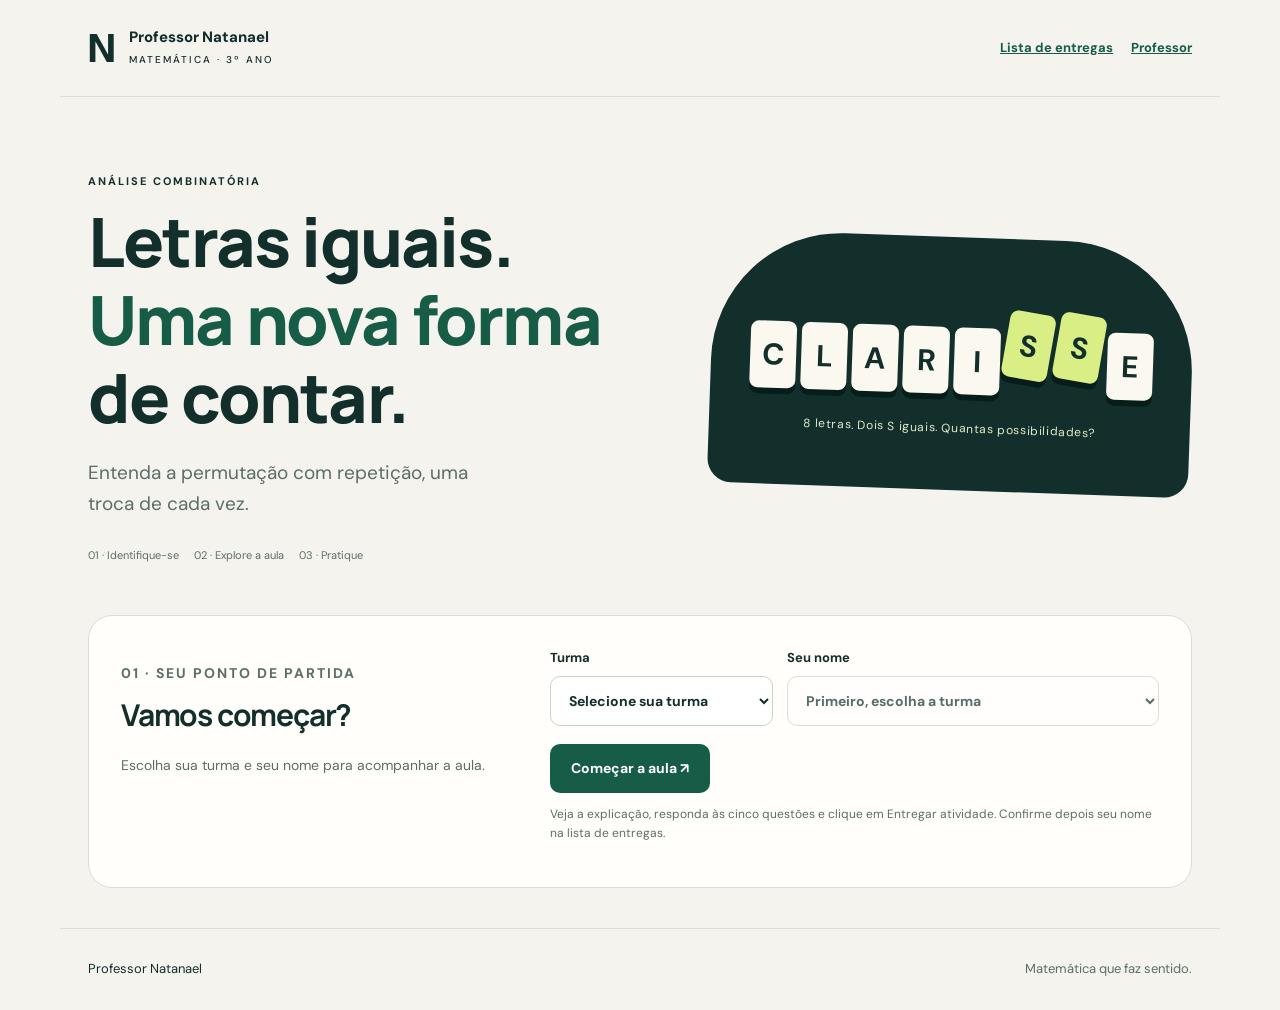
<file: index.html>
<!doctype html>
<html lang="pt-BR">
<head><meta charset="utf-8"><meta name="viewport" content="width=device-width,initial-scale=1"><meta name="theme-color" content="#122f2c"><title>Permutação com repetição · Professor Natanael</title><link rel="stylesheet" href="style.css"><link rel="stylesheet" href="interactive.css"><script src="config.js" defer></script><script src="app.js" defer></script></head>
<body>
<header><a class="brand" href="#inicio">N<span>Professor Natanael<br><small>MATEMÁTICA · 3º ANO</small></span></a><nav><a href="entregas.html">Lista de entregas</a><a href="professor.html">Professor</a></nav></header>
<main id="inicio">
<section class="intro"><div><p class="eyebrow">ANÁLISE COMBINATÓRIA</p><h1>Letras iguais.<br><em>Uma nova forma</em><br>de contar.</h1><p class="lead">Entenda a permutação com repetição, uma troca de cada vez.</p><div class="path"><span>01 · Identifique-se</span><span>02 · Explore a aula</span><span>03 · Pratique</span></div></div><div class="hero-letters hero-clarisse" role="img" aria-label="CLARISSE: 8 letras, com a letra S repetida duas vezes"><div class="cover-word" aria-hidden="true"><span>C</span><span>L</span><span>A</span><span>R</span><span>I</span><span class="repeat">S</span><span class="repeat">S</span><span>E</span></div><p>8 letras. Dois S iguais. Quantas possibilidades?</p></div></section>
<section class="card identification" aria-labelledby="identify-title"><div><p class="eyebrow">01 · SEU PONTO DE PARTIDA</p><h2 id="identify-title">Vamos começar?</h2><p>Escolha sua turma e seu nome para acompanhar a aula.</p></div><form id="identify"><div class="fields"><label>Turma<select id="classroom" required><option value="">Selecione sua turma</option><option>3º1</option><option>3º2</option></select></label><label>Seu nome<select id="student" required disabled><option value="">Primeiro, escolha a turma</option></select></label></div><button type="submit">Começar a aula <span aria-hidden="true">↗</span></button><p class="fine">Veja a explicação, responda às cinco questões e clique em Entregar atividade. Confirme depois seu nome na lista de entregas.</p></form></section>
<div id="lesson" hidden>
<div class="welcome"><p id="greeting"></p><a href="#identify-title">Trocar identificação</a></div>
<section class="lesson-top"><div><p class="eyebrow">02 · ENTENDA A IDEIA</p><h2>Uma troca que não muda nada.</h2><p>Um <strong>anagrama</strong> é uma reorganização de todas as letras de uma palavra, mesmo que o resultado não tenha significado.</p></div><div class="tabs" role="group" aria-label="Escolha o exemplo"><button type="button" id="lula-tab" aria-pressed="true">01 · LULA</button><button type="button" id="clarisse-tab" aria-pressed="false">02 · CLARISSE</button></div></section>
<section class="stage card" aria-labelledby="stage-title"><div class="stage-meta"><span id="example-label"></span><span id="step-count"></span></div><div class="progress" aria-hidden="true"><div id="progress-fill"></div></div><div id="stage-content"></div><div id="checkpoint" class="checkpoint"></div><div class="controls"><button type="button" class="secondary" id="previous">← Voltar</button><button type="button" class="secondary" id="replay">↺ Rever animação</button><button type="button" id="next">Próxima etapa →</button></div></section>
<section class="rule card"><div><p class="eyebrow">GUARDE ESTA IDEIA</p><h2>Conte tudo.<br>Corrija as repetições.</h2><p>No numerador, contamos como se todas as letras fossem diferentes. No denominador, retiramos as trocas entre letras iguais.</p></div><div><div class="formula"><span>P = </span><span class="fraction"><span>n!</span><span>r₁! × r₂! × … × rₖ!</span></span></div><p><strong>n</strong> é o total de elementos.<br><strong>r₁, r₂, …, rₖ</strong> são as quantidades de cada elemento repetido.</p><p class="fine">Há mais de uma letra repetida? Multiplique os fatoriais das repetições no denominador.</p></div></section>
<section id="exercises" class="exercise-section"><p class="eyebrow">03 · SUA VEZ</p><h2>Agora, junte as ideias.</h2><p id="quiz-locked" class="card">Termine a explicação e clique em Ver os exercícios para começar.</p><form id="quiz" hidden><p>Escolha uma alternativa em cada questão. Revise suas escolhas antes de entregar. O gabarito aparece após a confirmação do envio.</p><div class="quiz-top"><span id="quiz-progress" role="status">0 de 5 respondidas</span><span>Cada questão vale 1 acerto</span></div><div class="question-list" id="question-list"></div><p id="quiz-message" role="status"></p><button type="submit" id="finish-quiz">Entregar atividade →</button><p class="fine" id="save-note">Seu rascunho fica neste navegador. A entrega é registrada ao clicar no botão e receber a confirmação.</p></form><section id="quiz-result" class="card" aria-labelledby="result-title" tabindex="-1" hidden></section></section>
</div></main><footer>Professor Natanael <span>Matemática que faz sentido.</span></footer></body></html>
</file>
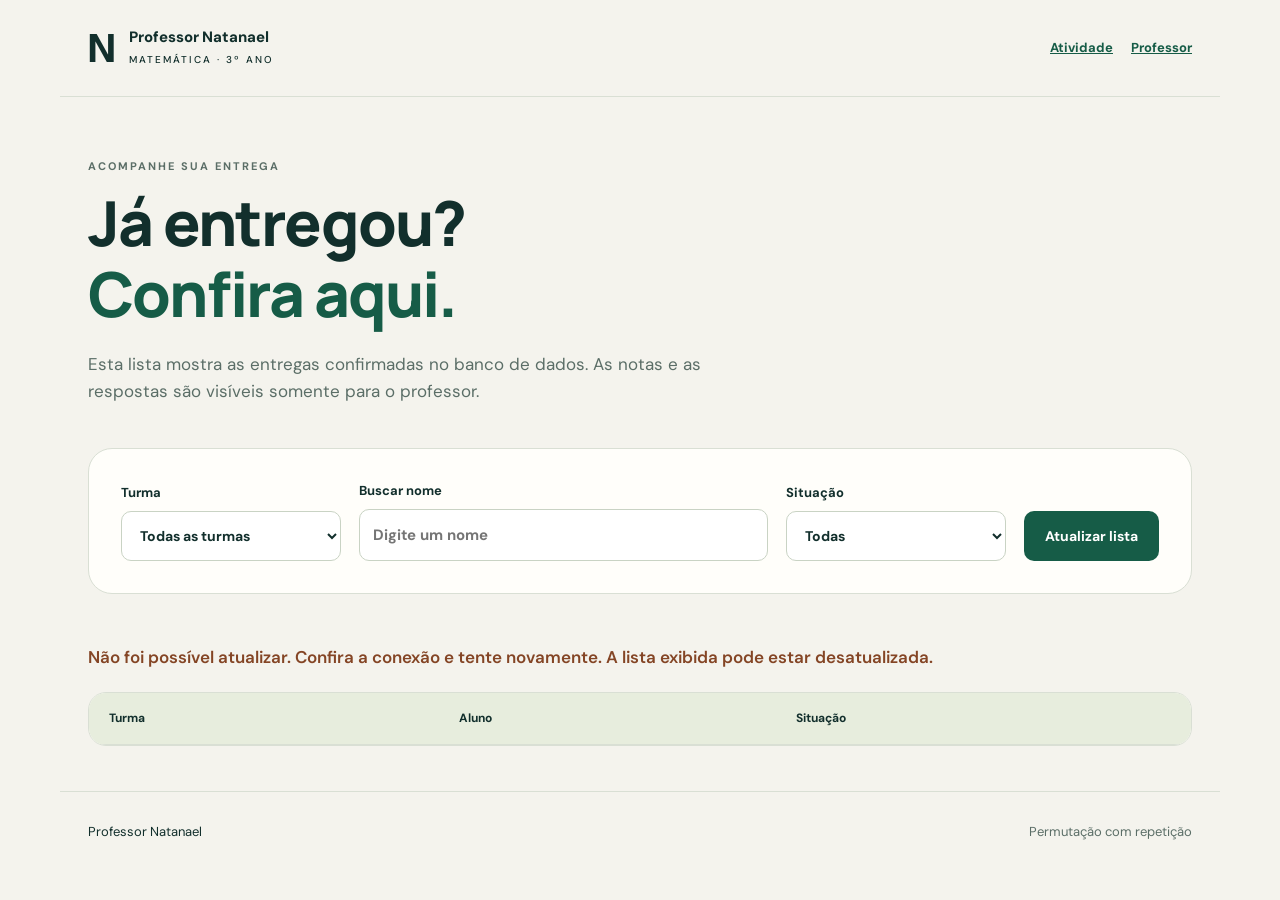
<file: entregas.html>
<!doctype html><html lang="pt-BR"><head><meta charset="utf-8"><meta name="viewport" content="width=device-width,initial-scale=1"><title>Lista de entregas · Professor Natanael</title><link rel="stylesheet" href="style.css"><link rel="stylesheet" href="dashboard.css"><script src="config.js" defer></script><script src="dashboard.js" defer></script></head><body data-page="status"><header><a class="brand" href="index.html">N<span>Professor Natanael<br><small>MATEMÁTICA · 3º ANO</small></span></a><nav><a href="index.html">Atividade</a><a href="professor.html">Professor</a></nav></header><main><section class="page-intro"><p class="eyebrow">ACOMPANHE SUA ENTREGA</p><h1>Já entregou?<br><em>Confira aqui.</em></h1><p>Esta lista mostra as entregas confirmadas no banco de dados. As notas e as respostas são visíveis somente para o professor.</p></section><section id="dashboard"><div class="filters card"><label>Turma<select id="filter-class"><option value="">Todas as turmas</option><option>3º1</option><option>3º2</option></select></label><label>Buscar nome<input id="filter-name" type="search" placeholder="Digite um nome"></label><label>Situação<select id="filter-status"><option value="">Todas</option><option value="yes">Entregue</option><option value="no">Pendente</option></select></label><button type="button" id="refresh">Atualizar lista</button></div><div class="stats" id="stats"></div><p id="dashboard-message" role="status">Carregando registros…</p><p class="fine" id="updated"></p><div class="table-wrap"><table><thead><tr><th scope="col">Turma</th><th scope="col">Aluno</th><th scope="col">Situação</th></tr></thead><tbody id="student-rows"></tbody></table></div></section></main><footer>Professor Natanael <span>Permutação com repetição</span></footer></body></html>
</file>
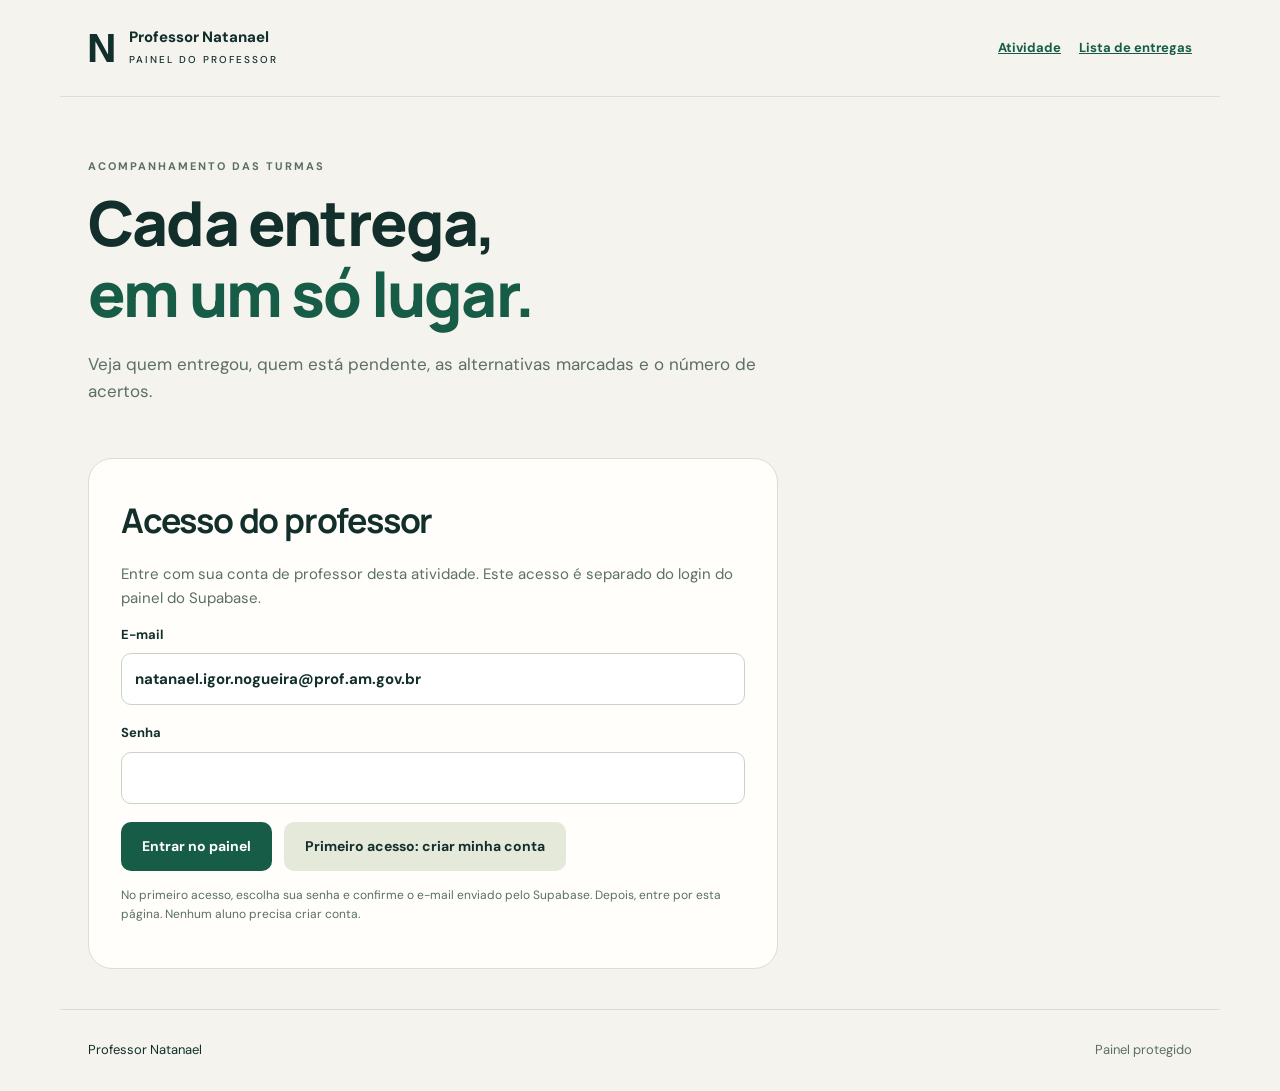
<file: professor.html>
<!doctype html><html lang="pt-BR"><head><meta charset="utf-8"><meta name="viewport" content="width=device-width,initial-scale=1"><title>Painel do professor · Atividade remota</title><link rel="stylesheet" href="style.css"><link rel="stylesheet" href="dashboard.css"><script src="config.js" defer></script><script src="dashboard.js" defer></script></head><body data-page="teacher"><header><a class="brand" href="index.html">N<span>Professor Natanael<br><small>PAINEL DO PROFESSOR</small></span></a><nav><a href="index.html">Atividade</a><a href="entregas.html">Lista de entregas</a></nav></header><main><section class="page-intro"><p class="eyebrow">ACOMPANHAMENTO DAS TURMAS</p><h1>Cada entrega,<br><em>em um só lugar.</em></h1><p>Veja quem entregou, quem está pendente, as alternativas marcadas e o número de acertos.</p></section><section class="card login-card" id="teacher-login"><h2>Acesso do professor</h2><p>Entre com sua conta de professor desta atividade. Este acesso é separado do login do painel do Supabase.</p><form id="login-form"><label>E-mail<input id="teacher-email" type="email" autocomplete="username" required readonly></label><label>Senha<input id="teacher-password" type="password" autocomplete="current-password" minlength="8" required></label><div class="login-actions"><button type="submit" id="sign-in">Entrar no painel</button><button type="button" class="secondary" id="sign-up">Primeiro acesso: criar minha conta</button></div></form><p id="login-message" role="status"></p><p class="fine">No primeiro acesso, escolha sua senha e confirme o e-mail enviado pelo Supabase. Depois, entre por esta página. Nenhum aluno precisa criar conta.</p></section><section id="dashboard" hidden><div class="teacher-toolbar"><p>Acesso exclusivo do professor</p><div><button type="button" class="secondary" id="export">Baixar lista CSV</button><button type="button" class="secondary" id="sign-out">Sair</button></div></div><div class="filters card"><label>Turma<select id="filter-class"><option value="">Todas as turmas</option><option>3º1</option><option>3º2</option></select></label><label>Buscar nome<input id="filter-name" type="search" placeholder="Digite um nome"></label><label>Situação<select id="filter-status"><option value="">Todas</option><option value="yes">Entregue</option><option value="no">Pendente</option></select></label><button type="button" id="refresh">Atualizar painel</button></div><div class="stats" id="stats"></div><p id="dashboard-message" role="status"></p><p class="fine" id="updated"></p><div class="table-wrap"><table><thead><tr><th scope="col">Turma</th><th scope="col">Aluno</th><th scope="col">Situação</th><th scope="col">Acertos</th><th scope="col">Respostas · Q1 a Q5</th><th scope="col">Entrega · Manaus</th></tr></thead><tbody id="student-rows"></tbody></table></div></section></main><footer>Professor Natanael <span>Painel protegido</span></footer></body></html>
</file>
<file: style.css>
@import url('https://fonts.googleapis.com/css2?family=DM+Sans:wght@400;500;600;700&family=Manrope:wght@400;500;600;700;800&display=swap');
.hero-clarisse{min-width:0}.cover-word{display:flex;justify-content:center;gap:5px}.cover-word>span{display:flex;align-items:center;justify-content:center;flex:1;min-width:0;max-width:46px;height:67px;border-radius:8px;background:#faf8ef;font-size:30px;font-weight:700;box-shadow:0 6px 0 #071d19}.cover-word>.repeat{background:var(--lime);transform:translateY(-12px)}@media(max-width:760px){.cover-word{gap:4px}.cover-word>span{height:52px;font-size:24px;max-width:39px}}@media(max-width:360px){.cover-word{gap:3px}.cover-word>span{height:44px;font-size:21px}}
:root{--ink:#122f2c;--paper:#f4f3ed;--green:#165c47;--lime:#d9ef86;--muted:#5b6e67;--line:#d9dfd4}*{box-sizing:border-box}html{scroll-behavior:smooth}body{margin:0;background:var(--paper);color:var(--ink);font-family:'DM Sans',sans-serif;font-size:17px;line-height:1.6}header,main,footer{max-width:1160px;margin:auto}header{padding:27px 28px;display:flex;align-items:center;justify-content:space-between;border-bottom:1px solid var(--line)}.brand{display:flex;gap:14px;align-items:center;color:var(--ink);text-decoration:none;font-size:40px;font-weight:800;line-height:1}.brand>span{font-size:15px;line-height:1.4}.brand small{font-size:10px;letter-spacing:2px;font-weight:500}.tag,.eyebrow{font-size:11px;letter-spacing:2px;font-weight:700}.tag{border:1px solid #bccbb9;border-radius:30px;padding:7px 13px}main{padding:0 28px}.intro{display:grid;grid-template-columns:1.2fr 1fr;gap:45px;align-items:center;padding:65px 0 50px}h1,h2,h3{font-family:Manrope,sans-serif;line-height:1.15;letter-spacing:-1.8px;margin:10px 0 22px}h1{font-size:clamp(42px,5.5vw,68px);font-weight:800}h1 em{font-style:normal;color:var(--green)}h2{font-size:34px;letter-spacing:-1.2px}.lead{font-size:19px;max-width:430px;color:var(--muted)}.path{display:flex;flex-wrap:wrap;gap:15px;margin-top:28px;font-size:11px;color:var(--muted)}.hero-letters{background:var(--ink);border-radius:130px 130px 24px 24px;padding:90px 20px 40px;text-align:center;transform:rotate(2deg)}.hero-letters>span{display:inline-flex;justify-content:center;align-items:center;width:66px;height:87px;background:#faf8ef;border-radius:12px;font-size:46px;font-weight:700;margin:3px;box-shadow:0 7px 0 #071d19}.hero-letters .repeat{background:var(--lime);transform:translateY(-17px) rotate(8deg)}.hero-letters p{color:#e1eacb;font-size:12px;letter-spacing:.6px;margin-top:25px}.card{border:1px solid var(--line);background:#fffefa;border-radius:24px;padding:32px}.identification{display:grid;grid-template-columns:.85fr 1.3fr;gap:30px}.identification h2{font-size:30px}.identification p{font-size:14px;color:var(--muted)}.fields{display:grid;grid-template-columns:.6fr 1fr;gap:14px}label{display:block;font-size:13px;font-weight:700}select{display:block;margin:8px 0 18px;width:100%;padding:14px;border:1px solid #c9d3c4;border-radius:10px;background:white;color:var(--ink);font:inherit;font-size:14px}button{border:0;border-radius:10px;background:var(--green);color:#fff;padding:13px 21px;font:inherit;font-size:14px;font-weight:700;cursor:pointer;transition:background .2s,transform .2s}button:hover:not(:disabled){transform:translateY(-2px);background:#0e4937}button:focus-visible,a:focus-visible,select:focus-visible{outline:3px solid #bd6f19;outline-offset:4px}button:disabled{opacity:.4;cursor:default}.fine{font-size:12px!important;line-height:1.6;color:var(--muted)}.welcome{display:flex;flex-wrap:wrap;align-items:center;justify-content:space-between;gap:10px;margin:35px 0}.welcome p{font-weight:700}.welcome a{color:var(--green);font-size:13px}.lesson-top{display:flex;gap:30px;align-items:end;justify-content:space-between;margin:50px 0 25px}.lesson-top>div:first-child{max-width:620px}.lesson-top p{color:var(--muted)}.tabs{display:flex;gap:8px;flex-shrink:0}.tabs button{background:#e4e8dd;color:var(--ink)}.tabs button[aria-pressed=true]{background:var(--ink);color:white}.stage{padding:30px 35px}.stage-meta{display:flex;justify-content:space-between;font-size:11px;letter-spacing:1.2px;font-weight:700}.progress{height:4px;background:#e4e8dd;margin:16px 0 32px;border-radius:10px;overflow:hidden}#progress-fill{height:100%;background:var(--green);transition:width .3s}#stage-content{min-height:355px;text-align:center}#stage-content h3{font-size:28px;margin-top:16px}#stage-content p{max-width:680px;margin:18px auto;color:var(--muted)}.tiles{display:flex;justify-content:center;gap:10px;margin:30px 0;flex-wrap:wrap}.tile{display:inline-flex;align-items:center;justify-content:center;width:62px;height:72px;border:1px solid #c7d3c2;border-bottom-width:4px;border-radius:12px;background:#f2f4e9;font-size:34px;font-weight:700;animation:arrive .45s both}.tile sub{font-size:15px}.blue{background:#e0edff!important;color:#2354a3!important}.red{background:#ffe5df!important;color:#a73729!important}.same{background:var(--lime)!important;color:var(--ink)!important}.swap{display:inline-flex;gap:8px}.swap .tile:first-child{animation:swapLeft 1.6s ease-in-out both}.swap .tile:last-child{animation:swapRight 1.6s ease-in-out both}.formula{font-family:Manrope,sans-serif;font-size:32px;font-weight:700;display:flex;gap:13px;align-items:center;justify-content:center;margin:28px 0;flex-wrap:wrap}.fraction{display:inline-flex;flex-direction:column;align-items:stretch;text-align:center;vertical-align:middle;line-height:1.4;font-size:.9em}.fraction>span:first-child{border-bottom:2px solid currentColor;padding:0 12px 7px}.fraction>span:last-child{padding:7px 12px 0}.cancel{text-decoration:line-through;color:#8a6e66}.result{background:var(--lime);border-radius:12px;display:inline-block;padding:10px 22px;color:var(--ink);font-size:28px}.fact{display:inline-block;padding:7px 17px;border-radius:30px;background:#edf0e6;font-size:14px}.controls{display:flex;justify-content:space-between;gap:10px;border-top:1px solid var(--line);padding-top:22px;margin-top:22px}.secondary{background:#e9ede2;color:var(--ink)}.controls .secondary:hover:not(:disabled){background:#d8e0cd}.rule{display:grid;grid-template-columns:1fr 1fr;gap:45px;margin:30px 0;background:var(--ink);color:#fff}.rule .eyebrow{color:var(--lime)}.rule p{font-size:15px;color:#d4ded3}.rule .fine{color:#c4d2c2}.rule .formula{color:var(--lime);font-size:30px}.exercise-section{padding:40px 0}.question-list{display:grid;gap:10px;margin:26px 0}.question{display:flex;gap:20px;align-items:center;border-top:1px solid var(--line);padding:16px 0}.question b{font-family:Manrope,sans-serif;font-size:24px;color:#718171}.question span{flex:1}.question small{color:var(--muted);background:#e9ecdf;padding:4px 10px;border-radius:20px}footer{padding:30px 28px;display:flex;justify-content:space-between;font-size:13px;border-top:1px solid var(--line);margin-top:40px}footer span{color:var(--muted)}[hidden]{display:none!important}@keyframes arrive{from{opacity:0;transform:translateY(12px)}to{opacity:1;transform:translateY(0)}}@keyframes swapLeft{0%,20%{transform:translate(0)}50%{transform:translate(36px,-20px)}80%,100%{transform:translateX(70px)}}@keyframes swapRight{0%,20%{transform:translate(0)}50%{transform:translate(-36px,20px)}80%,100%{transform:translateX(-70px)}}@media(max-width:760px){header{padding:22px 18px}.tag{font-size:9px;letter-spacing:1px}main{padding:0 18px}.intro{grid-template-columns:1fr;gap:25px;padding:35px 0}.hero-letters{padding:45px 15px 20px;max-width:400px;width:100%;justify-self:center;border-radius:70px 70px 20px 20px}.hero-letters>span{width:55px;height:68px;font-size:35px}.identification,.rule{grid-template-columns:1fr;gap:18px}.card{padding:24px}.fields{grid-template-columns:1fr}.lesson-top{display:block}.tabs{margin:25px 0 0}.tile{width:42px;height:56px;font-size:26px}.tiles{gap:5px}.swap{gap:5px}.swap .tile:first-child{animation-name:swapLeftSmall}.swap .tile:last-child{animation-name:swapRightSmall}#stage-content{min-height:390px}.formula{font-size:25px;gap:8px}.controls{flex-wrap:wrap}.controls button{padding:12px;font-size:12px}.controls #next{margin-left:auto}.question{gap:12px}.question small{font-size:10px}.rule .formula{font-size:26px}footer{gap:15px;flex-wrap:wrap}h2{font-size:29px}}@keyframes swapLeftSmall{to{transform:translateX(47px)}}@keyframes swapRightSmall{to{transform:translateX(-47px)}}@media(prefers-reduced-motion:reduce){*,*::before,*::after{animation:none!important;transition:none!important;scroll-behavior:auto!important}}
</file>
<file: interactive.css>
header nav{display:flex;gap:18px;font-size:13px}header nav a,.button-link{color:var(--green);font-weight:700}@media(max-width:600px){header{flex-wrap:wrap;gap:18px}header nav{font-size:12px}}
@media(max-width:600px){.stage{--mobile-tile-width:clamp(20px,6.4vw,36px);padding:22px 16px}.stage .tiles{flex-wrap:nowrap;gap:3px}.stage .tile{width:var(--mobile-tile-width);min-width:0;height:46px;flex-shrink:0;font-size:clamp(18px,5.6vw,25px);border-radius:7px}.stage .tile sub{font-size:11px}.stage .swap{gap:3px}.stage .formula,.rule .formula,.correction .formula{display:block;max-width:100%;overflow-wrap:anywhere;line-height:1.8}.stage .fraction,.rule .fraction,.correction .fraction{max-width:100%;min-width:0;vertical-align:middle}.stage .fraction>span,.rule .fraction>span,.correction .fraction>span{overflow-wrap:anywhere;white-space:normal}.stage-meta{gap:12px;flex-wrap:wrap}.controls{display:grid;grid-template-columns:1fr 1fr}.controls button{min-height:46px}.controls #next{grid-column:1/-1;width:100%;margin:0}.answer-option{min-height:96px}.question-text{overflow-wrap:anywhere}select{font-size:16px}#receipt-date{overflow-wrap:anywhere}}@keyframes swapLeftSmall{to{transform:translateX(calc(var(--mobile-tile-width,42px) + 3px))}}@keyframes swapRightSmall{to{transform:translateX(calc(-1 * (var(--mobile-tile-width,42px) + 3px)))}}
.checkpoint{max-width:720px;margin:25px auto 8px;padding:24px;background:#edf2e4;border:1px solid #d1ddc5;border-radius:18px;text-align:left}.checkpoint .eyebrow{margin:0;color:var(--green)}.checkpoint h4{font-family:Manrope,sans-serif;font-size:20px;line-height:1.5;margin:10px 0 18px}.checkpoint-options{display:flex;gap:12px}.checkpoint-options button{min-width:100px;background:#fff;border:1px solid #b4c6aa;color:var(--ink);font-size:17px}.checkpoint-options button[aria-pressed=true]{background:var(--ink);color:#fff}.checkpoint-feedback{font-weight:600;color:#235c3e;margin:18px 0 0;line-height:1.7}.checkpoint-feedback:empty{display:none}.checkpoint-feedback.try-again{color:#864b20}.checkpoint-help{margin-bottom:0}.reveal-word{border-top:1px dashed #c5d4be;margin:20px auto;padding-top:8px}.reveal-word .tiles{margin:15px 0}.quiz-top{display:flex;justify-content:space-between;gap:12px;flex-wrap:wrap;font-size:13px;padding:16px 0;border-bottom:1px solid var(--line)}#quiz-progress{font-weight:700;color:var(--green)}.quiz-question{margin:12px 0 24px;min-width:0}.quiz-question legend{font-family:Manrope,sans-serif;font-weight:800;font-size:19px;padding:0 12px}.question-text{font-size:18px;line-height:1.85;margin-top:0}.question-text>.fraction{font-size:16px;margin:0 5px}.question-hint{font-size:14px;color:var(--muted);background:#f1f3e8;padding:13px 17px;border-radius:10px}.answer-options{display:grid;grid-template-columns:1fr 1fr;gap:14px}.answer-option{display:flex;align-items:center;gap:13px;position:relative;padding:18px;min-height:95px;border:1px solid #ccd7c5;border-radius:12px;cursor:pointer;font-weight:500;background:#fff}.answer-option:has(input:checked){background:#edf4d7;border:2px solid var(--green);padding:17px}.answer-option input{accent-color:var(--green);width:20px;height:20px;margin:0;flex-shrink:0}.option-letter{display:flex;align-items:center;justify-content:center;width:28px;height:28px;font-weight:700;border-radius:6px;background:#edf0e6;flex-shrink:0}.option-math{font-size:25px;font-weight:600;line-height:1.4;display:flex;align-items:center;justify-content:center;flex:1}.option-math .fraction{font-size:23px}.quiz-question:disabled{opacity:1}.quiz-question:disabled .answer-option{cursor:default}.quiz-question:disabled input{opacity:.65}.quiz-question:disabled .answer-option:has(input:checked){border-color:#53774a}#quiz-message{color:#974321;font-weight:600}#quiz-result{margin-top:30px;outline-offset:4px}#quiz-result h2{font-size:38px}.correction{border-top:1px solid var(--line);padding:25px 0 8px}.correction h3{font-size:21px;letter-spacing:-.5px;margin:5px 0 12px}.correction.correct h3{color:#246b3f}.correction.review h3{color:#8f542b}.correction p{font-size:16px}.correction .formula{font-size:26px;margin:20px 0}.correction .fraction{font-size:23px}#result-student{font-weight:700}#stage-content{min-height:310px}#stage-title:focus{outline:none}@media(max-width:600px){.checkpoint{padding:20px}.checkpoint h4{font-size:18px}.answer-options{grid-template-columns:1fr}.answer-option{min-height:90px}.quiz-question{padding:22px 18px}.question-text{font-size:17px}.quiz-top{font-size:12px}.correction .formula{font-size:21px}.correction .fraction{font-size:20px}.quiz-question legend{font-size:18px}}
</file>
<file: dashboard.css>
header nav{display:flex;gap:18px;font-size:13px}header nav a{color:var(--green);font-weight:700}.page-intro{max-width:780px;padding:50px 0 25px}.page-intro h1{font-size:clamp(38px,5vw,62px)}.page-intro p{max-width:680px;color:var(--muted)}input{display:block;width:100%;font:inherit;padding:13px;border:1px solid #c9d3c4;border-radius:10px;color:var(--ink);background:#fff;margin:8px 0 18px;font-size:15px}input:focus-visible{outline:3px solid #bd6f19;outline-offset:3px}.filters{display:grid;grid-template-columns:.7fr 1.3fr .7fr auto;gap:18px;align-items:end}.filters select,.filters input{margin-bottom:0}.filters button{margin-bottom:0;min-height:50px}.stats{display:grid;grid-template-columns:repeat(3,1fr);gap:18px;margin:25px 0}.stat{padding:22px;border:1px solid var(--line);border-radius:18px;background:#fffefa}.stat strong{display:block;font-family:Manrope,sans-serif;font-size:36px}.stat span{font-size:14px;color:var(--muted)}.table-wrap{overflow:auto;border:1px solid var(--line);border-radius:18px;background:#fffefa;margin:20px 0 45px}table{width:100%;border-collapse:collapse;text-align:left;font-size:14px}th,td{padding:16px 20px;border-bottom:1px solid var(--line);vertical-align:middle}th{background:#e7eddd;font-size:12px;white-space:nowrap}tr:last-child td{border-bottom:0}td:nth-child(2){min-width:190px}td{white-space:nowrap}.badge{display:inline-block;padding:5px 12px;border-radius:30px;font-size:12px;font-weight:700}.badge.yes{color:#205c3a;background:#e1f0d4}.badge.no{color:#79531e;background:#f7edce}.login-card{max-width:690px;margin:10px 0 40px}.login-card p{font-size:15px;color:var(--muted)}.login-actions{display:flex;gap:12px;flex-wrap:wrap}.login-actions .secondary,.teacher-toolbar .secondary{color:var(--ink);background:#e4e9da}.teacher-toolbar{display:flex;justify-content:space-between;align-items:center;gap:18px;margin-bottom:20px}.teacher-toolbar>div{display:flex;gap:10px}#dashboard-message,#login-message{color:#844525;font-weight:600}#updated{color:var(--muted)}.button-link{color:var(--green);font-weight:700}@media(max-width:740px){.filters{grid-template-columns:1fr 1fr;padding:20px}.filters label:nth-child(2){grid-column:1/-1;grid-row:2}.stats{gap:8px}.stat{padding:16px}.stat strong{font-size:27px}.stat span{font-size:12px}.teacher-toolbar{flex-wrap:wrap}.page-intro{padding-top:30px}header{gap:18px;flex-wrap:wrap}header nav{gap:14px;font-size:12px}th,td{padding:14px}.login-actions button{width:100%}}
</file>
